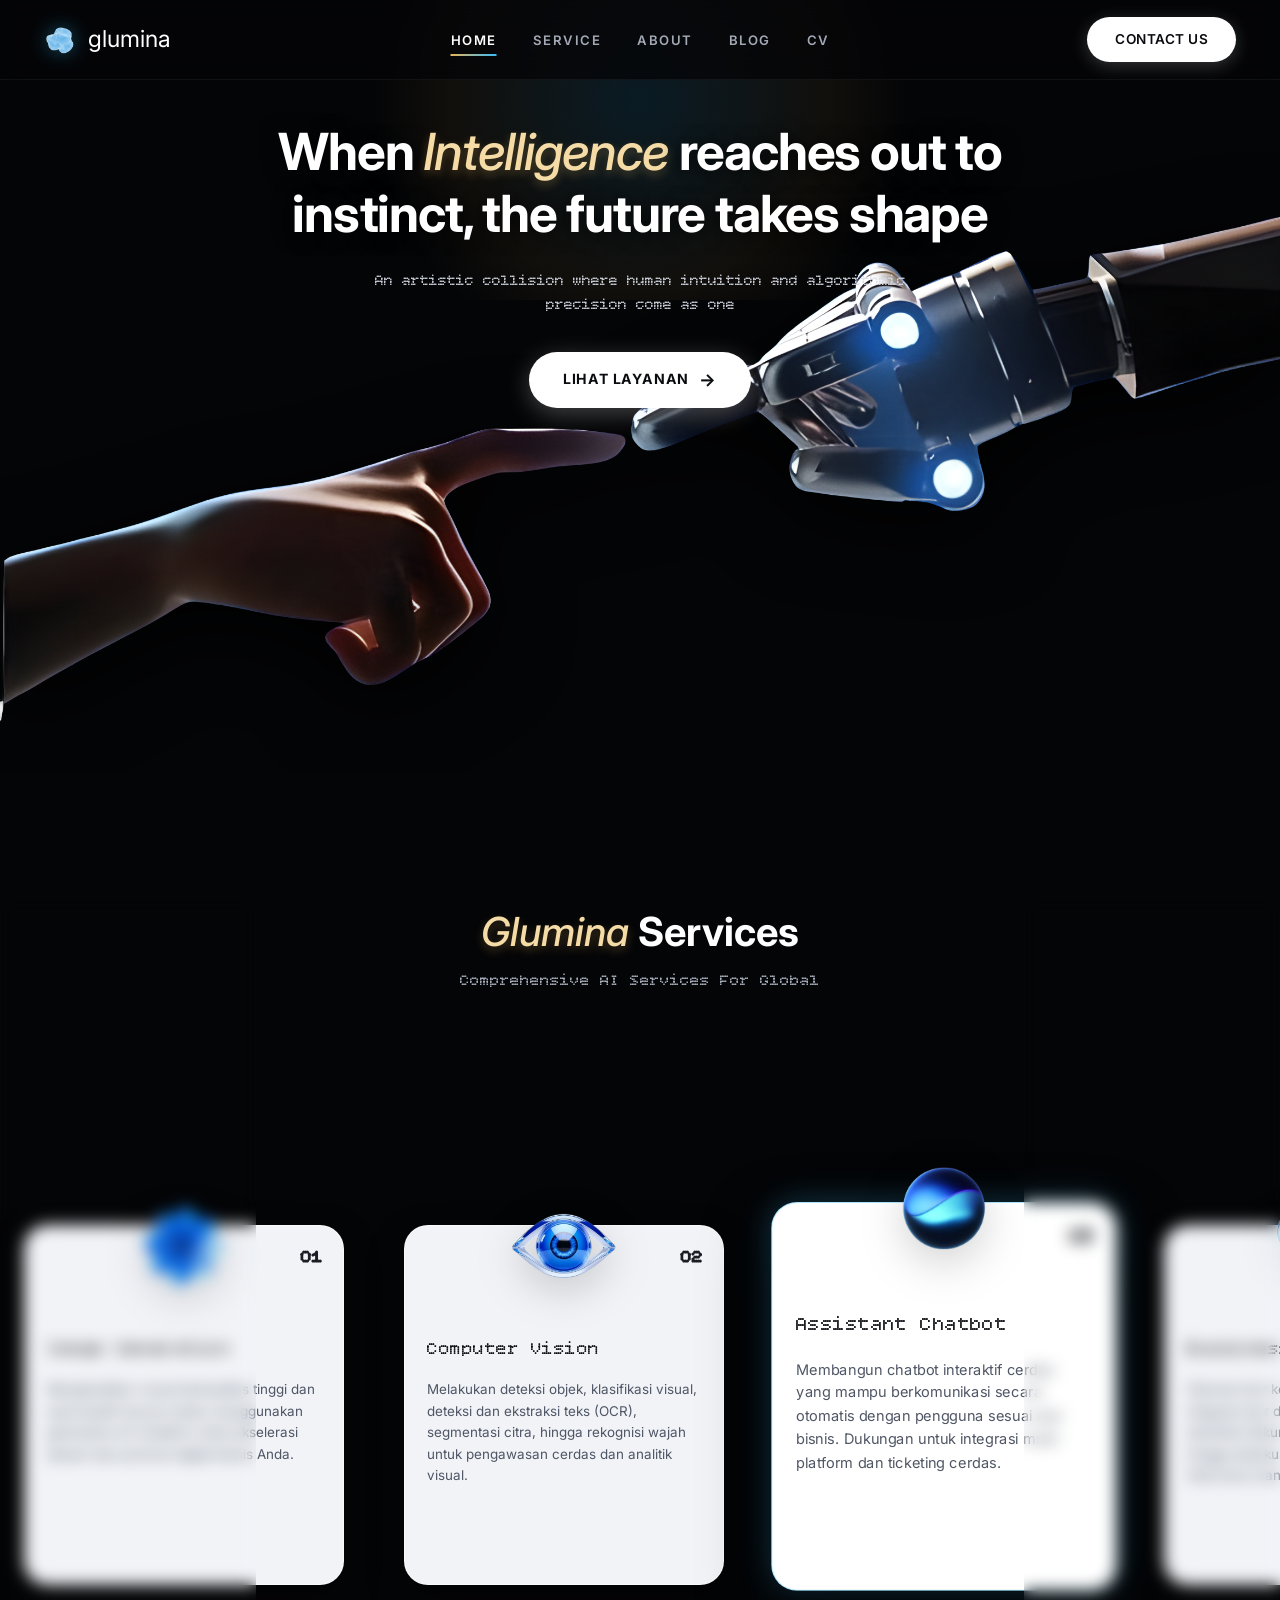
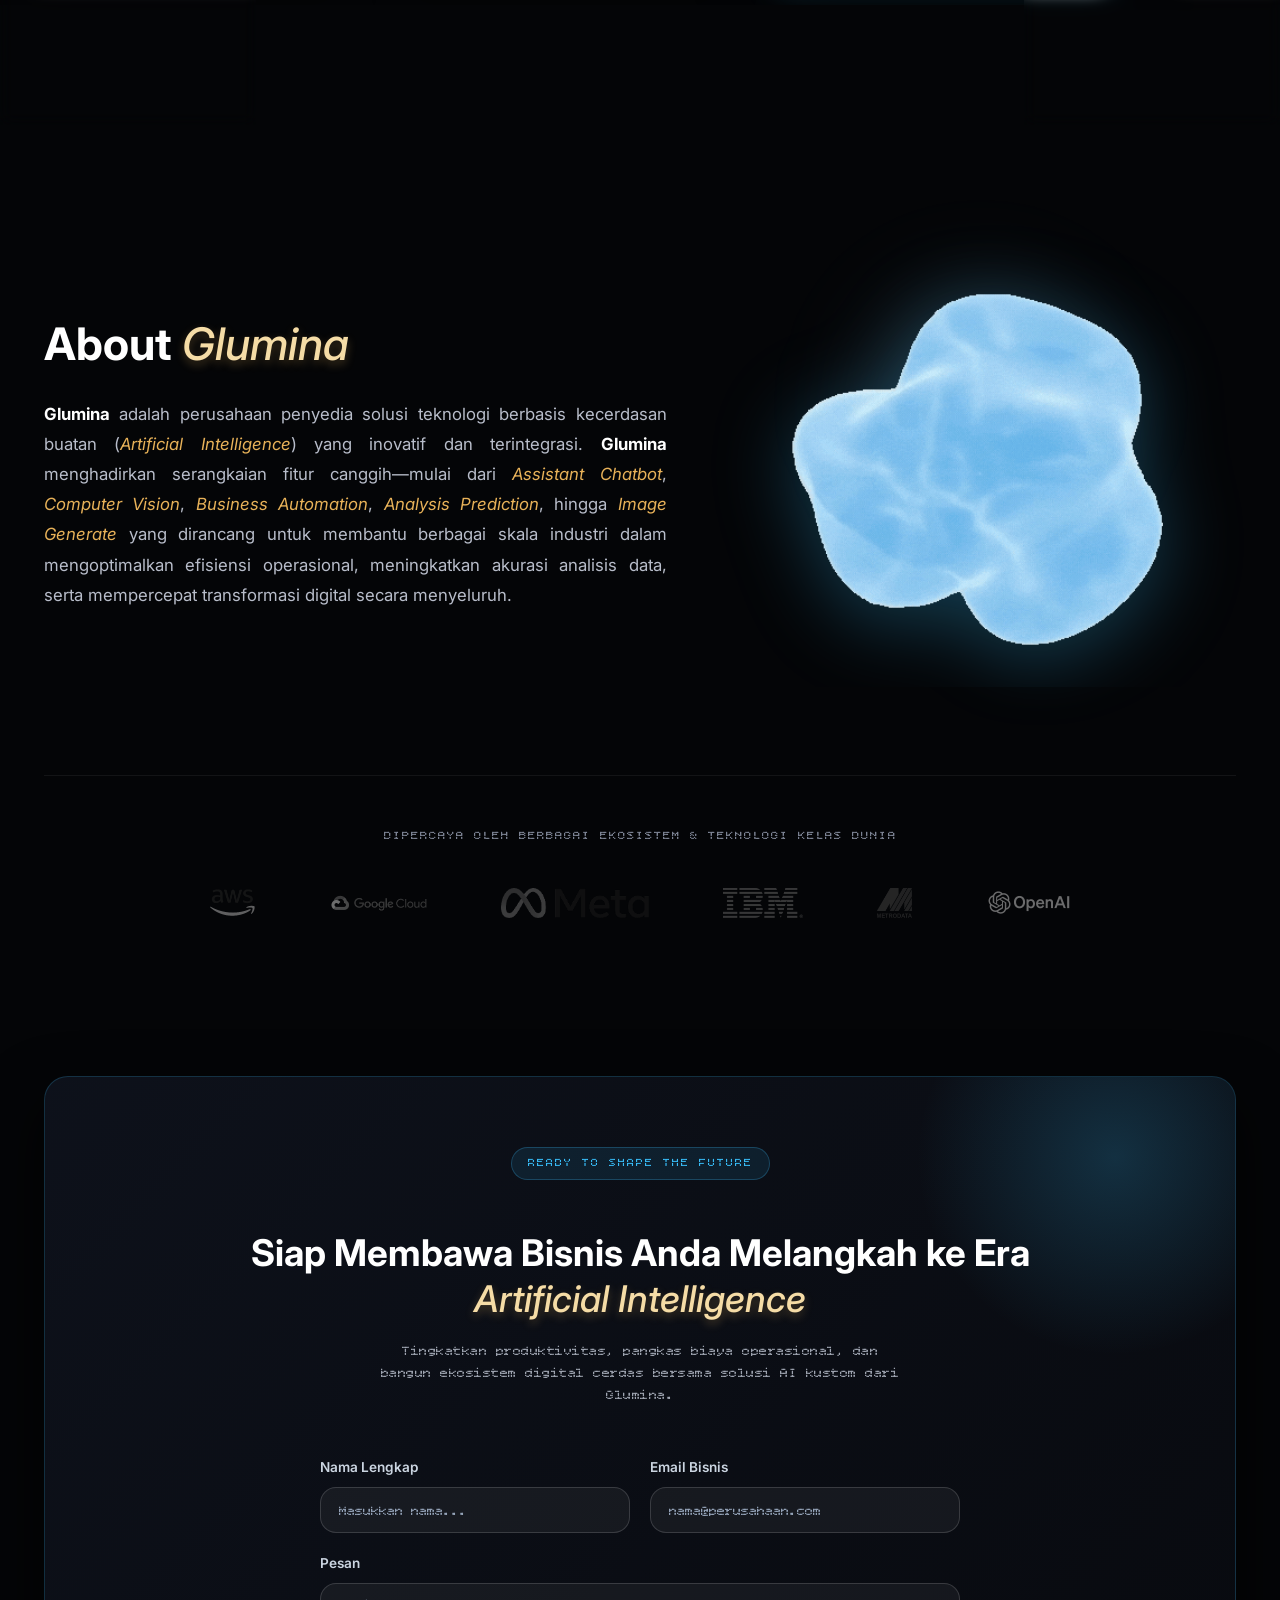
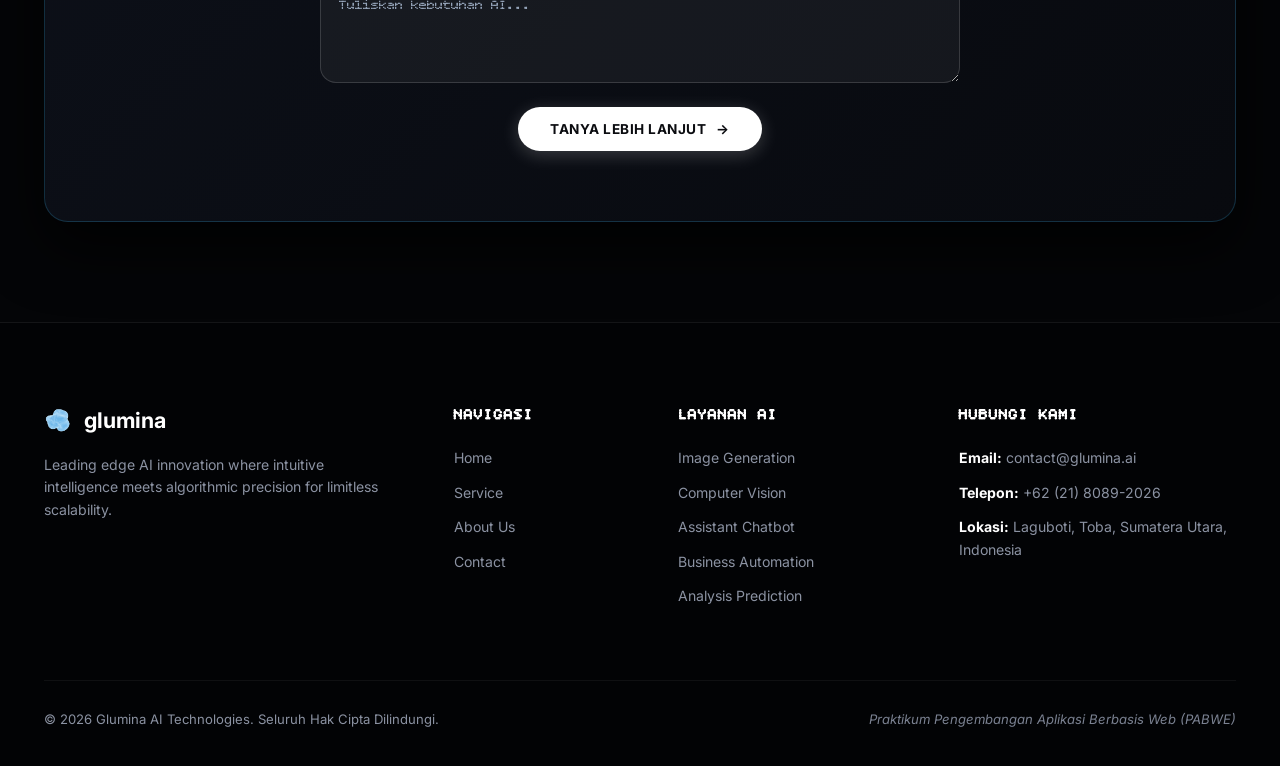
<file: index.html>
<!DOCTYPE html>
<html lang="id">

<head>
    <meta charset="UTF-8">
    <meta name="viewport" content="width=device-width, initial-scale=1.0">
    <meta name="description" content="Glumina - Solusi teknologi kecerdasan buatan (AI) terdepan untuk transformasi digital, otomasi bisnis, computer vision, dan chatbot interaktif.">
    <title>Glumina-When Intelligence Reaches Out to Instinct</title>
    <link rel="preconnect" href="https://fonts.googleapis.com">
    <link rel="preconnect" href="https://fonts.gstatic.com" crossorigin>
    <link href="https://fonts.googleapis.com/css2?family=Bitcount+Single:wght@100..900&family=Inter:ital,opsz,wght@0,14..32,100..900;1,14..32,100..900&display=swap" rel="stylesheet">
    <link rel="icon" type="image/png" href="assets/img/logoglumina.png">
    <link rel="stylesheet" href="assets/css/style.css">
</head>

<body>
    <header class="site-header" id="header">
        <div class="header-container">
            <a href="index.html" class="brand-logo" aria-label="Glumina Home">
                <img src="assets/img/luminalogo.gif" alt="Glumina Cloud Logo" class="brand-icon">
                <span class="brand-name">glumina</span>
            </a>

            <!-- Checkbox untuk Toggle Menu Mobile murni CSS -->
            <input type="checkbox" id="nav-toggle-checkbox">
            <label for="nav-toggle-checkbox" class="nav-toggle" id="navToggle" aria-label="Buka Menu Navigasi">
                <span class="hamburger-line"></span><span class="hamburger-line"></span><span class="hamburger-line"></span>
            </label>

            <nav class="main-nav" id="mainNav">
                <ul class="nav-list">
                    <li><a href="index.html" class="nav-link active">HOME</a></li>
                    <li><a href="#layanan" class="nav-link">SERVICE</a></li>
                    <li><a href="#tentang" class="nav-link">ABOUT</a></li>
                    <li><a href="blog.html" class="nav-link">BLOG</a></li>
                    <li><a href="cv.html" class="nav-link">CV</a></li>
                    <li class="mobile-nav-cta"><a href="#cta" class="btn btn-pill btn-primary">CONTACT US</a></li>
                </ul>
            </nav>
            <div class="header-action"><a href="#cta" class="btn btn-pill btn-primary">CONTACT US</a></div>
        </div>
    </header>

    <main>
        <section class="hero-section" id="hero">
            <div class="hero-glow hero-glow-top"></div>
            <div class="hero-content">
                <h1 class="hero-title">When <span class="text-gold-italic">Intelligence</span> reaches out to instinct, the future takes shape</h1>
                <p class="hero-subtitle">An artistic collision where human intuition and algorithmic precision come as one</p>
                <div class="hero-cta-wrapper">
                    <a href="#service-image-gen" class="btn btn-pill btn-hero"><span>LIHAT LAYANAN</span><span class="arrow-icon" aria-hidden="true">&rarr;</span></a>
                </div>
            </div>
            <div class="hero-visual"><img src="assets/img/hero.png" alt="Human finger touching robotic cybernetic hand" class="hero-img"></div>
        </section>

        <section class="services-section" id="layanan">
            <div class="section-container">
                <div class="section-header">
                    <h2 class="services-title"><span class="text-gold-italic">Glumina</span> Services</h2>
                    <p class="services-subtitle">Comprehensive AI Services For Global</p>
                </div>
                <div class="services-grid">
                    <article class="service-card" id="service-image-gen">
                        <div class="card-badge">01</div>
                        <div class="card-visual-wrapper"><img src="assets/img/imagegenerate.png" alt="Image Generation" class="card-img" loading="lazy"></div>
                        <div class="card-content">
                            <h3 class="card-title font-bitcount">Image Generation</h3>
                            <p class="card-description">Menghasilkan visual berkualitas tinggi dan aset kreatif secara instan menggunakan generative AI mutakhir untuk akselerasi desain dan promosi digital bisnis Anda.</p>
                        </div>
                    </article>
                    <article class="service-card" id="service-comp-vision">
                        <div class="card-badge">02</div>
                        <div class="card-visual-wrapper"><img src="assets/img/compvision.png" alt="Computer Vision" class="card-img" loading="lazy"></div>
                        <div class="card-content">
                            <h3 class="card-title font-bitcount">Computer Vision</h3>
                            <p class="card-description">Melakukan deteksi objek, klasifikasi visual, deteksi dan ekstraksi teks (OCR), segmentasi citra, hingga rekognisi wajah untuk pengawasan cerdas dan analitik visual.</p>
                        </div>
                    </article>
                    <article class="service-card featured-card" id="service-chatbot">
                        <div class="card-badge">03</div>
                        <div class="card-visual-wrapper"><img src="assets/img/chatassist.png" alt="Assistant Chatbot" class="card-img floating-orb" loading="lazy"></div>
                        <div class="card-content">
                            <h3 class="card-title font-bitcount">Assistant Chatbot</h3>
                            <p class="card-description">Membangun chatbot interaktif cerdas yang mampu berkomunikasi secara otomatis dengan pengguna sesuai alur bisnis. Dukungan untuk integrasi multi-platform dan ticketing cerdas.</p>
                        </div>
                    </article>
                    <article class="service-card" id="service-automation">
                        <div class="card-badge">04</div>
                        <div class="card-visual-wrapper"><img src="assets/img/business.png" alt="Business Automation" class="card-img" loading="lazy"></div>
                        <div class="card-content">
                            <h3 class="card-title font-bitcount">Bussiness Automation</h3>
                            <p class="card-description">Otomasi alur kerja end-to-end, termasuk integrasi alur data, validasi otomatis, ekstraksi dokumen, pengingat cerdas, hingga eksekusi tugas rutin tanpa intervensi manual.</p>
                        </div>
                    </article>
                    <article class="service-card" id="service-analysis">
                        <div class="card-badge">05</div>
                        <div class="card-visual-wrapper"><img src="assets/img/analysis.png" alt="Analysis Prediction" class="card-img" loading="lazy"></div>
                        <div class="card-content">
                            <h3 class="card-title font-bitcount">Analysis Prediction</h3>
                            <p class="card-description">Menganalisis pola data historis dengan algoritma prediktif modern untuk peramalan tren pasar, deteksi anomali real-time, dan pengambilan keputusan strategis akurat.</p>
                        </div>
                    </article>
                </div>
            </div>
        </section>

        <section class="about-section" id="tentang">
            <div class="section-container">
                <div class="about-grid">
                    <div class="about-text-content">
                        <h2 class="about-title">About <span class="text-gold-italic">Glumina</span></h2>
                        <div class="about-description">
                            <p><strong class="text-white">Glumina</strong> adalah perusahaan penyedia solusi teknologi berbasis kecerdasan buatan (<em>Artificial Intelligence</em>) yang inovatif dan terintegrasi. <strong class="text-white">Glumina</strong> menghadirkan serangkaian fitur canggih—mulai dari <em>Assistant Chatbot</em>, <em>Computer Vision</em>, <em>Business Automation</em>, <em>Analysis Prediction</em>, hingga <em>Image Generate</em> yang dirancang untuk membantu berbagai skala industri dalam mengoptimalkan efisiensi operasional, meningkatkan akurasi analisis data, serta mempercepat transformasi digital secara menyeluruh.</p>
                        </div>
                    </div>
                    <div class="about-media-wrapper">
                        <div class="blob-glow"></div>
                        <img src="assets/img/luminalogo.gif" alt="Glumina 3D Logo" class="about-blob-img" loading="lazy">
                    </div>
                </div>
                <div class="partners-section">
                    <p class="partners-label">Dipercaya oleh berbagai ekosistem &amp; teknologi kelas dunia</p>
                    <div class="partners-row">
                        <div class="partner-item"><img src="assets/img/aws.png" alt="AWS" class="partner-logo" loading="lazy"></div>
                        <div class="partner-item"><img src="assets/img/googlecloud.png" alt="Google Cloud" class="partner-logo" loading="lazy"></div>
                        <div class="partner-item"><img src="assets/img/meta.png" alt="Meta" class="partner-logo" loading="lazy"></div>
                        <div class="partner-item"><img src="assets/img/ibm.png" alt="IBM" class="partner-logo" loading="lazy"></div>
                        <div class="partner-item"><img src="assets/img/metrodata.png" alt="Metrodata" class="partner-logo" loading="lazy"></div>
                        <div class="partner-item"><img src="assets/img/openai.png" alt="OpenAI" class="partner-logo" loading="lazy"></div>
                    </div>
                </div>
            </div>
        </section>

        <section class="cta-section" id="cta">
            <div class="section-container">
                <div class="cta-card">
                    <div class="cta-glow-circle"></div>
                    <div class="cta-content">
                        <span class="cta-badge font-bitcount">READY TO SHAPE THE FUTURE</span>
                        <h2 class="cta-title">Siap Membawa Bisnis Anda Melangkah ke Era<span class="text-gold-italic"> Artificial Intelligence</span></h2>
                        <p class="cta-description font-bitcount">Tingkatkan produktivitas, pangkas biaya operasional, dan bangun ekosistem digital cerdas bersama solusi AI kustom dari Glumina.</p>
                        <form class="cta-form" action="#" method="POST">
                            <div class="cta-form-grid">
                                <div class="form-group">
                                    <label class="form-label">Nama Lengkap</label>
                                    <input type="text" class="cta-field" placeholder="Masukkan nama..." required>
                                </div>
                                <div class="form-group">
                                    <label class="form-label">Email Bisnis</label>
                                    <input type="email" class="cta-field" placeholder="nama@perusahaan.com" required>
                                </div>
                                <div class="form-group full-width">
                                    <label class="form-label">Pesan</label>
                                    <textarea class="cta-field cta-textarea" rows="3" placeholder="Tuliskan kebutuhan AI..." required></textarea>
                                </div>
                            </div>
                            <div class="form-submit-wrapper">
                                <button type="submit" class="btn btn-pill btn-cta-submit">
                                    <span>TANYA LEBIH LANJUT</span>
                                    <span class="arrow-icon" aria-hidden="true">&rarr;</span>
                                </button>
                            </div>
                        </form>
                    </div>
                </div>
            </div>
        </section>
    </main>

    <footer class="site-footer" id="kontak">
        <div class="section-container">
            <div class="footer-top">
                <div class="footer-col footer-brand-col">
                    <div class="footer-brand">
                        <img src="assets/img/luminalogo.gif" alt="Logo" class="footer-logo">
                        <span class="footer-brand-name">glumina</span>
                    </div>
                    <p class="footer-tagline">Leading edge AI innovation where intuitive intelligence meets algorithmic precision for limitless scalability.</p>
                </div>
                <div class="footer-col">
                    <p class="footer-heading font-bitcount">Navigasi</p>
                    <ul class="footer-nav">
                        <li>
                            <a href="index.html" class="footer-link">Home</a>
                        </li>
                        <li>
                            <a href="index.html#layanan" class="footer-link">Service</a>
                        </li>
                        <li>
                            <a href="index.html#tentang" class="footer-link">About Us</a>
                        </li>
                        <li>
                            <a href="index.html#cta" class="footer-link">Contact</a>
                        </li>
                    </ul>
                </div>
                <div class="footer-col">
                    <p class="footer-heading font-bitcount">Layanan AI</p>
                    <ul class="footer-nav">
                        <li>
                            <a href="index.html#service-image-gen" class="footer-link">Image Generation</a>
                        </li>
                        <li>
                            <a href="index.html#service-comp-vision" class="footer-link">Computer Vision</a>
                        </li>
                        <li>
                            <a href="index.html#service-chatbot" class="footer-link">Assistant Chatbot</a>
                        </li>
                        <li>
                            <a href="index.html#service-automation" class="footer-link">Business Automation</a>
                        </li>
                        <li>
                            <a href="index.html#service-analysis" class="footer-link">Analysis Prediction</a>
                        </li>
                    </ul>
                </div>
                <div class="footer-col">
                    <p class="footer-heading font-bitcount">Hubungi Kami</p>
                    <ul class="footer-contact">
                        <li>
                            <strong>Email:</strong> contact@glumina.ai
                        </li>
                        <li>
                            <strong>Telepon:</strong> +62 (21) 8089-2026
                        </li>
                        <li>
                            <strong>Lokasi:</strong> Laguboti, Toba, Sumatera Utara, Indonesia
                        </li>
                    </ul>
                </div>
            </div>
            <div class="footer-bottom">
                <p class="footer-copyright">&copy; 2026 Glumina AI Technologies. Seluruh Hak Cipta Dilindungi.</p>
                <p class="footer-academic">Praktikum Pengembangan Aplikasi Berbasis Web (PABWE)</p>
            </div>
        </div>
    </footer>
</body>

</html>
</file>
<file: assets/css/style.css>
/* =============================================================================
   style.css — Design system global untuk seluruh halaman Glumina
   Semua token warna & tipografi didefinisikan di :root agar mudah diubah.
   ============================================================================= */

:root {
    /* ── Core backgrounds ──────────────────────────────────────────────────── */
    --color-bg:           #040507;
    --color-bg-secondary: #0a0c10;
    --color-bg-footer:    #020305;
    --color-bg-deep:      #080a0e;
    --color-bg-card:      #f3f5f8;

    /* ── Accent palette ────────────────────────────────────────────────────── */
    --cyan-accent: #38bdf8;
    --gold-mid:    #e8b259;
    --gold-light:  #F5DCA6;
    --blue-mid:    #2563eb;

    /* ── Text scale (light → dim) ──────────────────────────────────────────── */
    --color-text-primary:     #ffffff;
    --color-text-light:       #d8dde7;
    --color-text-body:        #b8bdca;
    --color-text-article:     #c0c6d4;
    --color-text-list:        #d1d5db;
    --color-text-secondary:   #9ea4b0;
    --color-text-muted:       #a4abb8;
    --color-text-nav:         #a4a9b6;
    --color-text-meta:        #8b949e;
    --color-text-dim:         #8b92a2;
    --color-text-subtle:      #7b8292;
    --color-text-disabled:    #5e6573;
    --color-text-form:        #cbd5e1;
    --color-text-placeholder: #94a3b8;

    /* ── Surfaces & components ─────────────────────────────────────────────── */
    --color-surface-card:    rgba(13, 17, 23, 0.7);
    --color-surface-sidebar: rgba(13, 17, 23, 0.85);
    --color-surface-light:   #f1f3f7;
    --color-on-light:        #0b0c10;
    --color-btn-hover:       #eef1f6;
    --color-dark-text:       #1a1d24;
    --color-card-title:      #111317;
    --color-card-desc:       #4f5665;

    /* ── Typography ────────────────────────────────────────────────────────── */
    --font-inter:    "Inter", sans-serif;
    --font-bitcount: "Bitcount Single", system-ui, sans-serif;

    /* ── Layout ────────────────────────────────────────────────────────────── */
    --container-max-width: 1240px;
    --header-height:       80px;

    /* ── Border radii ──────────────────────────────────────────────────────── */
    --radius-sm:   8px;
    --radius-md:   16px;
    --radius-lg:   24px;
    --radius-pill: 9999px;

    /* ── Transitions ───────────────────────────────────────────────────────── */
    --transition-fast:   0.2s ease;
    --transition-normal: 0.35s cubic-bezier(0.16, 1, 0.3, 1);
    --transition-slow:   0.6s cubic-bezier(0.16, 1, 0.3, 1);

    /* ── RGB channels untuk rgba() ─────────────────────────────────────────── */
    --cyan-rgb:  56, 189, 248;
    --gold-rgb:  232, 178, 89;
    --white-rgb: 255, 255, 255;
    --black-rgb: 0, 0, 0;
    --bg-rgb:    4, 5, 7;
}

/* ── Reset ──────────────────────────────────────────────────────────────────── */
*,
*::before,
*::after {
    box-sizing: border-box;
    margin: 0;
    padding: 0;
}

html {
    scroll-behavior: smooth;
    font-size: 16px;
    background-color: var(--color-bg);
    color: var(--color-text-primary);
}

body {
    font-family: var(--font-inter);
    line-height: 1.6;
    background: var(--color-bg);
    overflow-x: hidden;
    -webkit-font-smoothing: antialiased;
}

img {
    max-width: 100%;
    height: auto;
    display: block;
}

a {
    color: inherit;
    text-decoration: none;
    transition: color var(--transition-fast);
}

ul {
    list-style: none;
}

/* ── Utilities ──────────────────────────────────────────────────────────────── */
.section-container {
    width: 100%;
    max-width: var(--container-max-width);
    margin: 0 auto;
    padding: 0 24px;
}

.font-bitcount {
    font-family: var(--font-bitcount);
    letter-spacing: 0.5px;
}

.text-gold-italic {
    font-style: italic;
    font-weight: 500;
    color: var(--gold-light);
    display: inline-block;
    text-shadow: 0 4px 9.3px rgba(var(--gold-rgb), 0.3);
}

.text-white {
    color: var(--color-text-primary);
}

.text-muted {
    color: var(--color-text-secondary) !important;
}

/* ── Buttons ────────────────────────────────────────────────────────────────── */
.btn {
    display: inline-flex;
    align-items: center;
    justify-content: center;
    gap: 10px;
    font-family: var(--font-inter);
    font-size: 0.85rem;
    font-weight: 600;
    letter-spacing: 0.5px;
    cursor: pointer;
    border: none;
    outline: none;
    text-decoration: none;
    transition: transform var(--transition-fast), box-shadow var(--transition-fast), background-color var(--transition-fast);
}

.btn-pill {
    border-radius: var(--radius-pill);
    padding: 12px 28px;
}

.btn-primary,
.btn-hero,
.btn-cta-submit {
    background: var(--color-text-primary);
    color: var(--color-on-light);
    box-shadow: 0 4px 18px rgba(var(--white-rgb), 0.2);
}

.btn-primary:hover,
.btn-cta-submit:hover {
    transform: translateY(-2px);
    background: var(--color-btn-hover);
    box-shadow: 0 8px 24px rgba(var(--white-rgb), 0.35);
}

.btn-hero {
    padding: 14px 34px;
    font-size: 0.88rem;
    font-weight: 700;
    letter-spacing: 0.8px;
    box-shadow: 0 6px 25px rgba(var(--white-rgb), 0.25);
}

.btn-hero:hover {
    transform: translateY(-3px) scale(1.02);
    box-shadow: 0 10px 30px rgba(var(--cyan-rgb), 0.4);
}

.btn-hero .arrow-icon,
.btn-cta-submit .arrow-icon {
    display: inline-block;
    transition: transform var(--transition-fast);
}

.btn-hero .arrow-icon {
    font-size: 1.1rem;
}

.btn-hero:hover .arrow-icon {
    transform: translateX(8px);
}

.btn-cta-submit:hover .arrow-icon {
    transform: translateX(4px);
}

.btn-cta-submit {
    font-weight: 700;
    padding: 14px 32px;
}

/* ── Header & Nav ───────────────────────────────────────────────────────────── */
.site-header {
    position: fixed;
    top: 0;
    left: 0;
    right: 0;
    height: var(--header-height);
    z-index: 1000;
    background: rgba(var(--bg-rgb), 0.75);
    backdrop-filter: blur(14px);
    border-bottom: 1px solid rgba(var(--white-rgb), 0.05);
}

.header-container {
    max-width: var(--container-max-width);
    height: 100%;
    margin: 0 auto;
    padding: 0 24px;
    display: flex;
    align-items: center;
    justify-content: space-between;
}

.brand-logo {
    display: flex;
    align-items: center;
    gap: 12px;
}

.brand-icon {
    width: 32px;
    object-fit: contain;
    filter: drop-shadow(0 0 10px rgba(var(--cyan-rgb), 0.4));
    transition: transform var(--transition-fast);
}

.brand-logo:hover .brand-icon {
    transform: scale(1.1) rotate(5deg);
}

.brand-name {
    font-size: 1.45rem;
    color: var(--color-text-primary);
}

.main-nav {
    display: flex;
    align-items: center;
    position: absolute;
    left: 50%;
    transform: translateX(-50%);
}

.nav-list {
    display: flex;
    align-items: center;
    gap: 36px;
}

.nav-link {
    font-size: 0.82rem;
    font-weight: 600;
    letter-spacing: 1.5px;
    color: var(--color-text-nav);
    position: relative;
    padding: 8px 0;
}

.nav-link::after {
    content: "";
    position: absolute;
    bottom: 0;
    left: 50%;
    width: 0;
    height: 2px;
    background: linear-gradient(90deg, var(--gold-mid), var(--cyan-accent));
    transition: width var(--transition-fast), left var(--transition-fast);
}

.nav-link:hover,
.nav-link.active {
    color: var(--color-text-primary);
}

.nav-link:hover::after,
.nav-link.active::after {
    width: 100%;
    left: 0;
}

@media screen and (min-width: 769px) {
    .mobile-nav-cta {
        display: none !important;
    }
}

#nav-toggle-checkbox {
    display: none;
}

.nav-toggle {
    display: none;
    background: transparent;
    border: none;
    cursor: pointer;
    padding: 8px;
    flex-direction: column;
    gap: 6px;
}

.hamburger-line {
    display: block;
    width: 24px;
    height: 2px;
    background-color: var(--color-text-primary);
    border-radius: 2px;
}

/* ── Hero Section ───────────────────────────────────────────────────────────── */
.hero-section {
    position: relative;
    min-height: 100vh;
    padding: calc(var(--header-height) + 40px) 0 60px 0;
    display: flex;
    flex-direction: column;
    align-items: center;
    text-align: center;
    overflow: hidden;
}

.hero-glow-top {
    position: absolute;
    top: -100px;
    left: 50%;
    transform: translateX(-50%);
    width: 650px;
    height: 400px;
    background: radial-gradient(circle, rgba(var(--cyan-rgb), 0.12) 0%, rgba(var(--gold-rgb), 0.06) 50%, transparent 70%);
    pointer-events: none;
    z-index: 1;
}

.hero-content {
    position: relative;
    z-index: 10;
    max-width: 920px;
    padding: 0 20px;
    margin-bottom: 20px;
}

.hero-title {
    font-size: 3.2rem;
    line-height: 1.22;
    letter-spacing: -1.2px;
    color: var(--color-text-primary);
    margin-bottom: 24px;
    text-shadow: 0 2px 20px rgba(var(--black-rgb), 0.8);
}

.hero-subtitle {
    font-family: var(--font-bitcount);
    font-size: 0.95rem;
    line-height: 1.6;
    color: var(--color-text-light);
    max-width: 620px;
    margin: 0 auto 34px auto;
    opacity: 0.9;
}

.hero-cta-wrapper {
    display: flex;
    justify-content: center;
    align-items: center;
    margin-bottom: 10px;
}

.hero-visual {
    position: relative;
    z-index: 2;
    width: 100%;
    margin: -600px auto 0 auto;
    display: flex;
    justify-content: center;
    overflow: hidden;
}

.hero-img {
    width: 100%;
    object-fit: cover;
    filter: drop-shadow(0 20px 40px rgba(var(--black-rgb), 0.9));
    animation: subtleFloat 6s ease-in-out infinite alternate;
}

@keyframes subtleFloat {
    0%   { transform: translateY(0); }
    100% { transform: translateY(-8px); }
}

/* ── Services Section ───────────────────────────────────────────────────────── */
.services-section {
    position: relative;
    padding: 100px 0 120px 0;
    background: var(--color-bg);
    overflow: hidden;
}

.services-section::before,
.services-section::after {
    content: "";
    position: absolute;
    top: 0;
    bottom: 0;
    width: 20%;
    z-index: 10;
    pointer-events: none;
    backdrop-filter: blur(8px);
}

.services-section::before {
    left: 0;
    mask-image: linear-gradient(to right, #000 0%, transparent 100%);
}

.services-section::after {
    right: 0;
    mask-image: linear-gradient(to left, #000 0%, transparent 100%);
}

.section-header {
    text-align: center;
    margin-bottom: 80px;
}

.services-title {
    font-size: 2.5rem;
    color: var(--color-text-primary);
    margin: -100px 0 5px 0;
}

.services-subtitle {
    font-family: var(--font-bitcount);
    font-size: 1rem;
    color: var(--color-text-muted);
    margin-bottom: 70px;
}

.services-grid {
    display: flex;
    flex-wrap: nowrap;
    overflow-x: auto;
    scroll-snap-type: x proximity;
    gap: 60px;
    align-items: stretch;
    margin: 20px 0 0 calc(-50vw + 50%);
    padding: 150px max(24px, calc(50vw - 620px)) 20px max(24px, calc(50vw - 620px));
    width: 100vw;
    scrollbar-width: none;
}

.services-grid::-webkit-scrollbar {
    display: none;
}

.service-card {
    position: relative;
    background: var(--color-surface-light);
    border-radius: var(--radius-lg);
    padding: 30px 22px 28px;
    display: flex;
    flex-direction: column;
    box-shadow: 0 15px 35px rgba(var(--black-rgb), 0.4);
    transition: all var(--transition-slow);
    border: 1px solid rgba(var(--white-rgb), 0.6);
    min-height: 360px;
    flex: 0 0 320px;
    scroll-snap-align: center;
}

.service-card:hover {
    transform: scale(1.05) translateY(-12px);
    box-shadow: 0 25px 50px rgba(var(--cyan-rgb), 0.25);
    background: var(--color-text-primary);
}

.card-badge {
    position: absolute;
    top: 18px;
    right: 20px;
    font-family: var(--font-bitcount);
    font-size: 1.15rem;
    font-weight: 700;
    color: var(--color-dark-text);
}

.card-visual-wrapper {
    width: 100%;
    display: flex;
    justify-content: center;
    margin: -80px 0 20px 0;
    transition: all var(--transition-slow);
}

.card-img {
    max-width: 140px;
    max-height: 140px;
    object-fit: contain;
    filter: drop-shadow(0 12px 20px rgba(var(--black-rgb), 0.18));
}

.service-card:hover .card-img {
    transform: scale(1.08) translateY(-4px);
}

.featured-card {
    transform: scale(1.08) translateY(-8px);
    background: var(--color-text-primary);
    border: 1px solid rgba(var(--cyan-rgb), 0.4);
    box-shadow: 0 25px 60px rgba(var(--black-rgb), 0.5), 0 0 30px rgba(var(--cyan-rgb), 0.3);
}

.featured-card .card-visual-wrapper {
    margin-top: -100px;
}

.featured-card .card-img {
    max-width: 200px;
    max-height: 200px;
}

.card-content {
    flex: 1;
    display: flex;
    flex-direction: column;
}

.card-title {
    font-size: 1.15rem;
    font-weight: 400;
    color: var(--color-card-title);
    margin-bottom: 14px;
}

.card-description {
    font-size: 0.84rem;
    line-height: 1.6;
    color: var(--color-card-desc);
}

/* ── About & Partners Section ───────────────────────────────────────────────── */
.about-section {
    padding: 120px 0 90px 0;
    background: var(--color-bg);
    overflow: hidden;
}

.about-grid {
    display: grid;
    grid-template-columns: 1.1fr 0.9fr;
    gap: 60px;
    align-items: center;
    margin-bottom: 90px;
}

.about-title {
    font-size: 2.8rem;
    color: var(--color-text-primary);
    margin-bottom: 28px;
    line-height: 1.15;
}

.about-description p {
    font-size: 1.05rem;
    line-height: 1.8;
    color: var(--color-text-body);
    text-align: justify;
}

.about-description strong {
    color: var(--color-text-primary);
}

.about-description em {
    color: var(--gold-mid);
    font-style: italic;
}

.about-media-wrapper {
    position: relative;
    display: flex;
    justify-content: center;
}

.blob-glow {
    position: absolute;
    width: 320px;
    height: 320px;
    background: radial-gradient(circle, rgba(160, 220, 255, 0.22) 0%, transparent 70%);
    filter: blur(40px);
    pointer-events: none;
}

.about-blob-img {
    width: 100%;
    max-width: 440px;
    object-fit: contain;
    position: relative;
    z-index: 2;
    filter: drop-shadow(0 15px 40px rgba(var(--cyan-rgb), 0.3));
    transition: transform var(--transition-normal);
}

.partners-section {
    padding-top: 50px;
    border-top: 1px solid rgba(var(--white-rgb), 0.06);
    text-align: center;
}

.partners-label {
    font-family: var(--font-bitcount);
    font-size: 0.8rem;
    letter-spacing: 1px;
    color: var(--color-text-subtle);
    text-transform: uppercase;
    margin-bottom: 34px;
}

.partners-row {
    display: flex;
    justify-content: center;
    flex-wrap: wrap;
    gap: 50px;
}

.partner-item {
    display: flex;
    padding: 8px 12px;
}

.partner-logo {
    height: 30px;
    object-fit: contain;
    filter: grayscale(100%) brightness(0.8) contrast(1.1);
    opacity: 0.7;
    transition: all var(--transition-fast);
}

.partner-item:hover .partner-logo {
    filter: grayscale(0%) brightness(1.2);
    opacity: 1;
    transform: scale(1.12);
}

/* ── CTA Section ────────────────────────────────────────────────────────────── */
.cta-section {
    padding: 60px 0 100px 0;
    background: var(--color-bg);
}

.cta-card {
    position: relative;
    background: linear-gradient(135deg, rgba(14, 18, 28, 0.95) 0%, rgba(8, 10, 15, 0.98) 100%);
    border: 1px solid rgba(var(--cyan-rgb), 0.2);
    border-radius: var(--radius-lg);
    padding: 70px 48px;
    text-align: center;
    overflow: hidden;
    box-shadow: 0 25px 60px rgba(var(--black-rgb), 0.8);
}

.cta-glow-circle {
    position: absolute;
    top: -120px;
    right: -80px;
    width: 400px;
    height: 400px;
    background: radial-gradient(circle, rgba(var(--cyan-rgb), 0.2) 0%, transparent 70%);
    pointer-events: none;
}

.cta-content {
    position: relative;
    z-index: 2;
    max-width: 780px;
    margin: 0 auto;
}

.cta-badge {
    display: inline-block;
    font-size: 0.75rem;
    letter-spacing: 2px;
    color: var(--cyan-accent);
    background: rgba(var(--cyan-rgb), 0.1);
    padding: 6px 16px;
    border-radius: var(--radius-pill);
    border: 1px solid rgba(var(--cyan-rgb), 0.25);
    margin-bottom: 20px;
}

.cta-title {
    font-size: 2.3rem;
    line-height: 1.25;
    color: var(--color-text-primary);
    margin: 30px 0 20px;
}

.cta-description {
    font-family: var(--font-bitcount);
    font-size: 0.85rem;
    line-height: 1.6;
    color: var(--color-text-secondary);
    max-width: 520px;
    margin: 0 auto 50px auto;
}

.cta-form {
    max-width: 640px;
    margin: 0 auto;
    text-align: left;
}

.cta-form-grid {
    display: grid;
    grid-template-columns: 1fr 1fr;
    gap: 20px;
    margin-bottom: 24px;
}

.form-group {
    display: flex;
    flex-direction: column;
    gap: 8px;
}

.form-group.full-width {
    grid-column: 1 / -1;
}

.form-label {
    font-size: 0.85rem;
    font-weight: 600;
    color: var(--color-text-form);
}

.cta-field {
    width: 100%;
    background: rgba(var(--white-rgb), 0.05);
    border: 1px solid rgba(var(--white-rgb), 0.15);
    border-radius: var(--radius-md);
    padding: 14px 18px;
    font-size: 0.92rem;
    color: var(--color-text-primary);
    transition: border-color var(--transition-fast), box-shadow var(--transition-fast);
}

.cta-field::placeholder {
    font-family: var(--font-bitcount);
    color: var(--color-text-placeholder);
    font-size: 0.85rem;
}

.cta-field:focus {
    outline: none;
    border-color: var(--cyan-accent);
    box-shadow: 0 0 20px rgba(var(--cyan-rgb), 0.25);
}

.cta-textarea {
    resize: vertical;
    min-height: 100px;
}

.form-submit-wrapper {
    text-align: center;
}

/* ── Footer ─────────────────────────────────────────────────────────────────── */
.site-footer {
    background: var(--color-bg-footer);
    border-top: 1px solid rgba(var(--white-rgb), 0.07);
    padding: 80px 0 36px 0;
    color: var(--color-text-dim);
}

.footer-top {
    display: grid;
    grid-template-columns: 2fr 1fr 1.3fr 1.5fr;
    gap: 40px;
    margin-bottom: 60px;
}

.footer-brand-col {
    padding-right: 20px;
}

.footer-brand {
    display: flex;
    align-items: center;
    gap: 12px;
    margin-bottom: 16px;
}

.footer-logo {
    width: 28px;
}

.footer-brand-name {
    font-size: 1.35rem;
    font-weight: 700;
    color: var(--color-text-primary);
}

.footer-tagline {
    font-size: 0.88rem;
    line-height: 1.6;
    margin-bottom: 24px;
}

.footer-heading {
    font-size: 0.95rem;
    font-weight: 700;
    color: var(--color-text-primary);
    letter-spacing: 1px;
    margin-bottom: 20px;
    text-transform: uppercase;
}

.footer-nav li,
.footer-contact li {
    margin-bottom: 12px;
    font-size: 0.88rem;
}

.footer-link {
    color: var(--color-text-dim);
}

.footer-link:hover {
    color: var(--color-text-primary);
    padding-left: 4px;
}

.footer-contact strong {
    color: var(--color-text-primary);
}

.footer-bottom {
    display: flex;
    align-items: center;
    justify-content: space-between;
    flex-wrap: wrap;
    gap: 16px;
    padding-top: 28px;
    border-top: 1px solid rgba(var(--white-rgb), 0.05);
    font-size: 0.82rem;
}

.footer-academic {
    color: var(--color-text-subtle);
    font-style: italic;
}

/* ── CV Specific Overrides ──────────────────────────────────────────────────── */
.cv-avatar-glow {
    box-shadow: 0 0 25px rgba(var(--cyan-rgb), 0.3);
}

.cv-cert-list li {
    display: flex;
    justify-content: space-between;
    align-items: center;
    padding: 8px 0;
    border-bottom: 1px solid rgba(var(--white-rgb), 0.06);
    font-size: 0.88rem;
    color: var(--color-text-muted);
}

.cv-cert-list li:last-child {
    border-bottom: none;
}

.cv-cert-date {
    color: var(--color-text-secondary);
    font-size: 0.8rem;
    white-space: nowrap;
}

/* ── Media Queries ──────────────────────────────────────────────────────────── */
@media screen and (max-width: 1200px) {
    .services-grid {
        grid-template-columns: repeat(3, 1fr);
    }

    .featured-card {
        transform: none;
    }

    .footer-top {
        grid-template-columns: 1.5fr 1fr 1fr;
    }

    .footer-col:last-child {
        grid-column: span 3;
    }
}

@media screen and (max-width: 992px) {
    .hero-title {
        font-size: 2.5rem;
    }

    .about-grid {
        grid-template-columns: 1fr;
        gap: 40px;
        text-align: center;
    }

    .about-description p {
        text-align: left;
    }

    .about-media-wrapper {
        order: -1;
    }

    .services-grid {
        grid-template-columns: repeat(2, 1fr);
    }

    .footer-top {
        grid-template-columns: 1fr 1fr;
    }

    .footer-col:last-child {
        grid-column: span 2;
    }
}

@media screen and (max-width: 768px) {
    :root {
        --header-height: 70px;
    }

    .nav-toggle {
        display: flex;
    }

    .header-action {
        display: none;
    }

    .main-nav {
        position: fixed;
        top: var(--header-height);
        left: 0;
        right: 0;
        background: rgba(var(--bg-rgb), 0.98);
        backdrop-filter: blur(20px);
        border-bottom: 1px solid rgba(var(--white-rgb), 0.1);
        padding: 28px 24px;
        flex-direction: column;
        align-items: flex-start;
        transform: translateY(-120%);
        opacity: 0;
        pointer-events: none;
        transition: transform 0.35s ease, opacity 0.3s ease;
    }

    #nav-toggle-checkbox:checked~.main-nav {
        transform: translateY(0);
        opacity: 1;
        pointer-events: auto;
    }

    .nav-list {
        flex-direction: column;
        align-items: flex-start;
        gap: 20px;
        width: 100%;
    }

    .nav-link {
        font-size: 1rem;
        display: block;
        width: 100%;
    }

    .hero-section {
        padding-top: calc(var(--header-height) + 20px);
        min-height: auto;
    }

    .hero-title {
        font-size: 1.85rem;
    }
}
</file>
